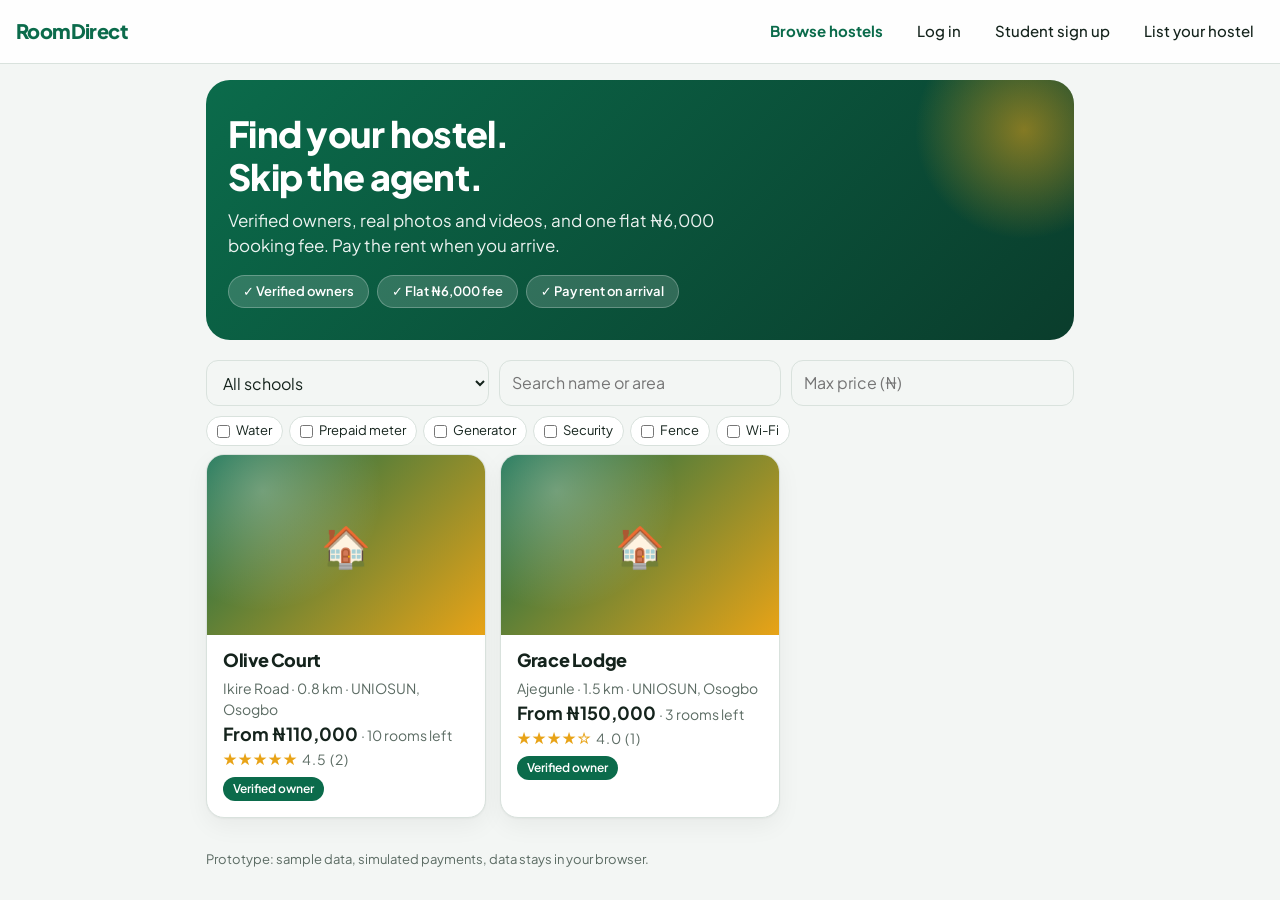
<file: index.html>
<!doctype html><html lang="en"><head><meta charset="utf-8"><meta name="viewport" content="width=device-width, initial-scale=1, viewport-fit=cover"><title>Browse hostels – RoomDirect</title><link rel="stylesheet" href="css/style.css"></head><body><header class="top"><a class="logo" href="index.html">RoomDirect</a><nav id="nav"></nav></header><main class="wrap" id="app"><section class="hero"><h1>Find your hostel.<br>Skip the agent.</h1><p>Verified owners, real photos and videos, and one flat ₦6,000 booking fee. Pay the rent when you arrive.</p><div class="pills"><span class="pill">✓ Verified owners</span><span class="pill">✓ Flat ₦6,000 fee</span><span class="pill">✓ Pay rent on arrival</span></div></section>
<div class="row"><select id="fs" aria-label="School"></select><input id="fq" placeholder="Search name or area" aria-label="Search"><input id="fm" type="number" min="0" placeholder="Max price (₦)" aria-label="Max price"></div>
<div class="chips" id="am"></div><div class="grid" id="grid"></div></main><footer class="wrap note">Prototype: sample data, simulated payments, data stays in your browser.</footer><script src="js/app.js"></script><script>
ready.then(()=>{
 $('#fs').innerHTML='<option value="">All schools</option>'+Object.entries(SCHOOLS).map(([k,v])=>`<option value="${k}">${v}</option>`).join('');
 $('#am').innerHTML=AMEN.map(a=>`<label class="chip"><input type="checkbox" value="${a}"> ${a}</label>`).join('');
 document.querySelectorAll('#fs,#fm,#fq,#am input').forEach(i=>i.addEventListener('input',draw));draw();
});
function draw(){
 const s=$('#fs').value,mx=+$('#fm').value||Infinity,q=$('#fq').value.toLowerCase(),need=[...document.querySelectorAll('#am input:checked')].map(i=>i.value);
 const l=DB.hostels.filter(h=>(!s||h.school===s)&&(h.name+' '+h.loc).toLowerCase().includes(q)&&h.rooms.some(r=>r.price<=mx)&&need.every(a=>(h.amen||[]).includes(a)));
 $('#grid').innerHTML=l.length?l.map(h=>{const o=DB.users.find(u=>u.id===h.owner),p=Math.min(...h.rooms.map(r=>r.price)),left=h.rooms.reduce((a,r)=>a+r.left,0),r=rating(h);
  return `<a class="card" href="hostel.html?id=${h.id}"><div class="cover" id="c${h.id}"></div><div class="pad"><h3>${E(h.name)}</h3><div class="meta">${E(h.loc)} · ${h.km} km · ${SCHOOLS[h.school]}</div><div><b>From ${N(p)}</b> <span class="meta">· ${left} rooms left</span></div>${r?`<div class="stars">${stars(r.avg)} <span class="meta">${r.avg.toFixed(1)} (${r.n})</span></div>`:'<div class="meta">No reviews yet</div>'}${o&&o.verified?'<span class="badge">Verified owner</span>':'<span class="badge off">Awaiting verification</span>'}</div></a>`}).join(''):'<div class="empty">No hostels match. A hostel appears once its owner adds at least one room.</div>';
 l.forEach(h=>h.media[0]&&fill($('#c'+h.id),h.media[0]));
}</script></body></html>
</file>
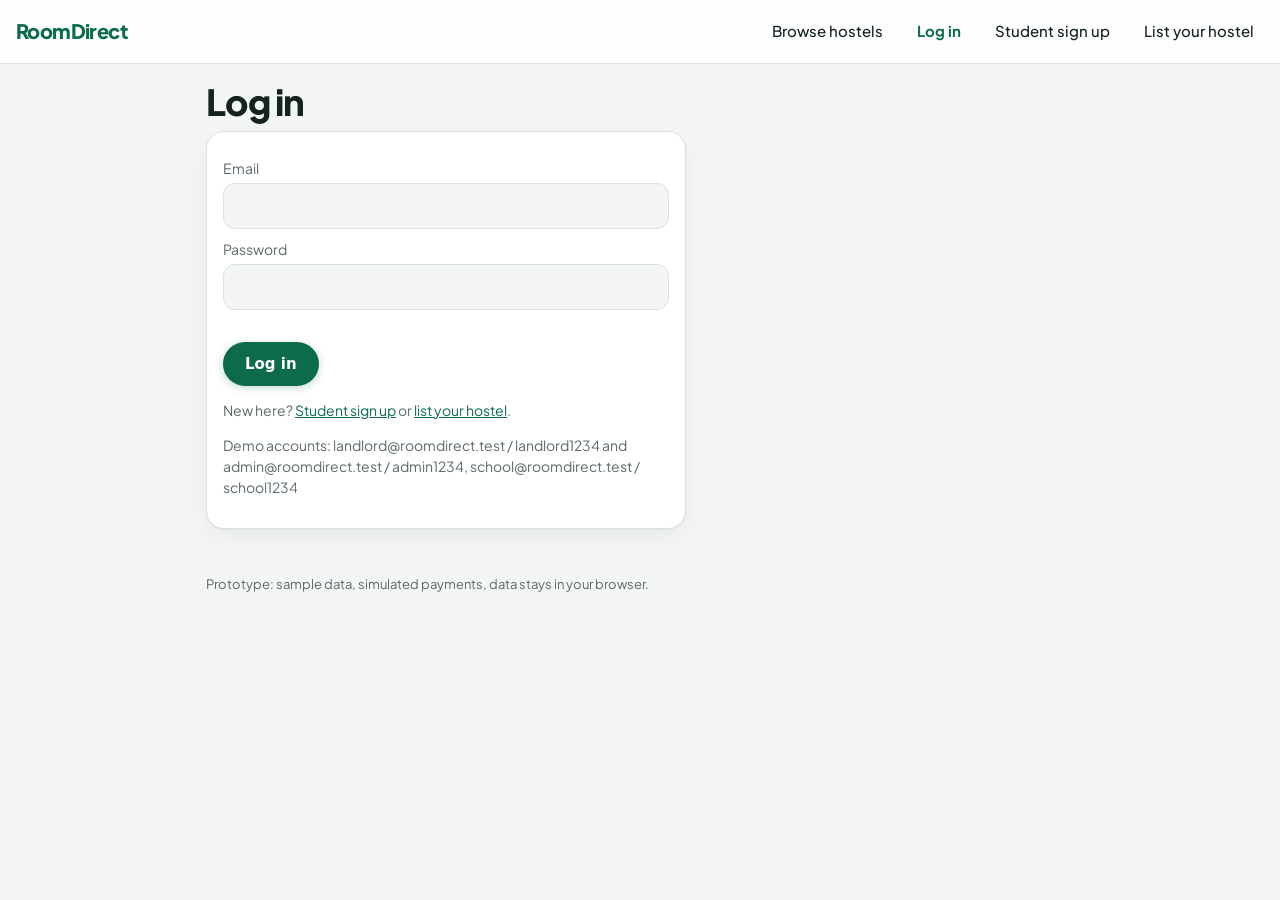
<file: admin.html>
<!doctype html><html lang="en"><head><meta charset="utf-8"><meta name="viewport" content="width=device-width, initial-scale=1, viewport-fit=cover"><title>Admin – RoomDirect</title><link rel="stylesheet" href="css/style.css"></head><body><header class="top"><a class="logo" href="index.html">RoomDirect</a><nav id="nav"></nav></header><main class="wrap" id="app"></main><footer class="wrap note">Prototype: sample data, simulated payments, data stays in your browser.</footer><script src="js/app.js"></script><script>
guard('admin').then(u=>{if(u)draw()});
function draw(){
 const bk=DB.bookings,L=DB.users.filter(u=>u.role==='landlord'),n=bk.length;
 $('#app').innerHTML=`<h1>Admin</h1><div class="stats"><div class="stat"><span>Bookings</span><b>${n}</b></div><div class="stat"><span>Fees collected</span><b>${N(n*(APP_FEE+SCH_FEE))}</b></div><div class="stat"><span>Platform earnings</span><b>${N(n*APP_FEE)}</b></div><div class="stat"><span>School commissions</span><b>${N(n*SCH_FEE)}</b></div></div>
 <div class="stats">${Object.entries(SCHOOLS).map(([k,v])=>`<div class="stat"><span>${v} commission</span><b>${N(bk.filter(b=>b.school===k).length*SCH_FEE)}</b></div>`).join('')}</div>
 <h2>Landlords</h2><div class="tbl"><table><tr><th>Name</th><th>Contact</th><th>School</th><th>ID</th><th>Status</th><th></th></tr>${L.map(l=>`<tr><td>${E(l.name)}</td><td>${E(l.email)}<br>${E(l.phone)}</td><td>${SCHOOLS[l.school]}</td><td><div class="th" style="width:70px" data-m="${l.idMedia||''}"></div></td><td>${l.verified?'Verified':'Pending'}</td><td><button class="btn alt" data-v="${l.id}">${l.verified?'Revoke':'Verify'}</button></td></tr>`).join('')}</table></div>
 <h2>Bookings</h2>`+(n?'<div class="tbl"><table><tr><th>Code</th><th>Hostel</th><th>Room</th><th>Fee paid</th><th>Status</th></tr>'+bk.map(b=>`<tr><td>${b.ref}</td><td>${E(b.hname)}</td><td>${E(b.rtype)}</td><td>${N(APP_FEE+SCH_FEE)}</td><td>${b.status||'Booked'}</td></tr>`).join('')+'</table></div>':'<div class="empty">No bookings yet.</div>');
 document.querySelectorAll('.th').forEach(t=>t.dataset.m&&mediaEl(t.dataset.m).then(e=>e&&t.append(e)));
 document.querySelectorAll('[data-v]').forEach(b=>b.onclick=()=>{const l=DB.users.find(x=>x.id===b.dataset.v);l.verified=!l.verified;save();draw()});
}</script></body></html>
</file>
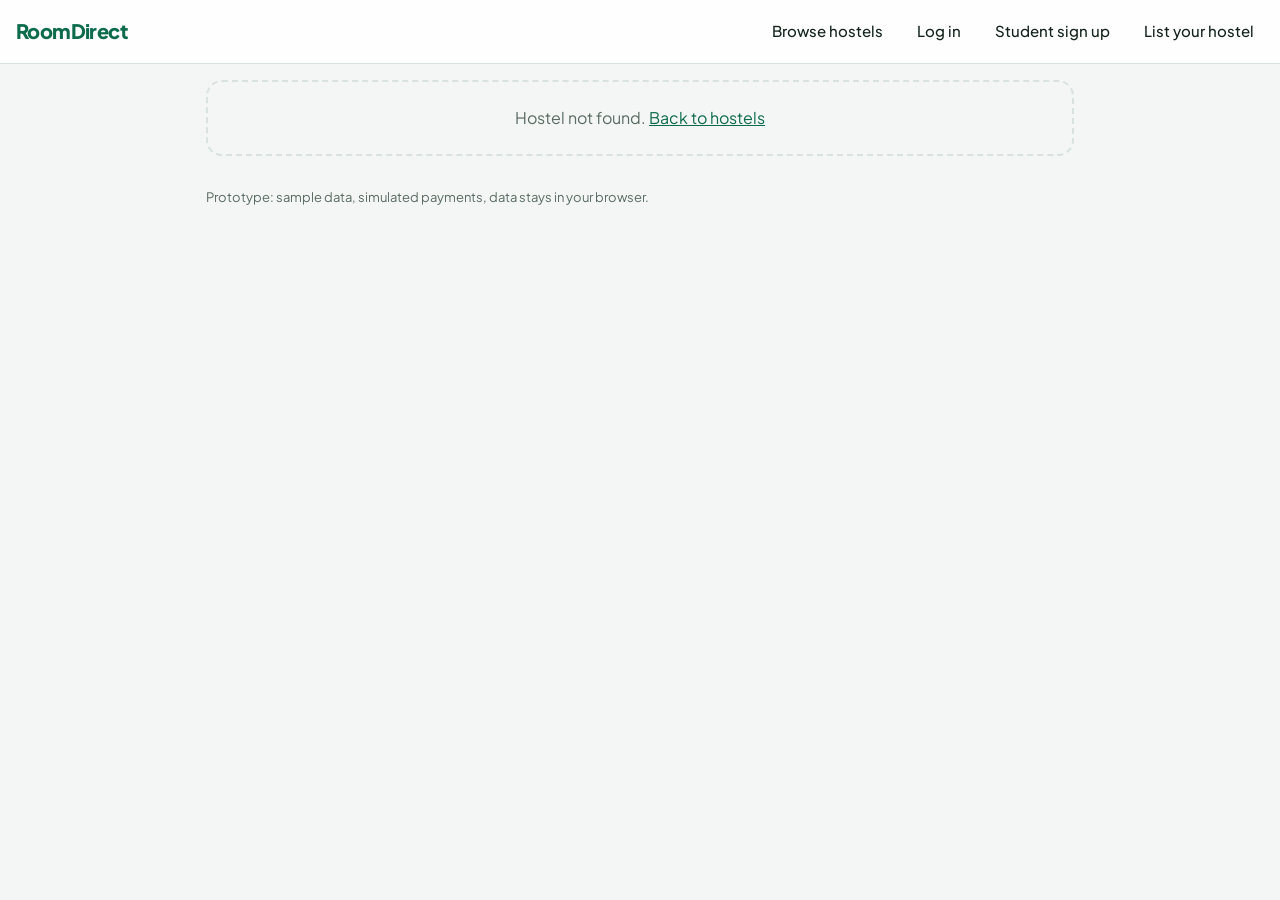
<file: hostel.html>
<!doctype html><html lang="en"><head><meta charset="utf-8"><meta name="viewport" content="width=device-width, initial-scale=1, viewport-fit=cover"><title>Hostel – RoomDirect</title><link rel="stylesheet" href="css/style.css"></head><body><header class="top"><a class="logo" href="index.html">RoomDirect</a><nav id="nav"></nav></header><main class="wrap" id="app"></main><footer class="wrap note">Prototype: sample data, simulated payments, data stays in your browser.</footer><script src="js/app.js"></script><script>
ready.then(()=>{
 const h=DB.hostels.find(x=>x.id===Q.get('id')),A=$('#app');
 if(!h){A.innerHTML='<div class="empty">Hostel not found. <a href="index.html">Back to hostels</a></div>';return}
 const o=DB.users.find(u=>u.id===h.owner),r=rating(h);
 A.innerHTML=`<a href="index.html">← All hostels</a><h1>${E(h.name)}</h1><div class="meta">${E(h.loc)} · ${h.km} km from campus · ${SCHOOLS[h.school]} · Owner: ${E(o?o.name:'')} ${o&&o.verified?'<span class="badge">Verified</span>':'<span class="badge off">Unverified</span>'}</div>
 ${r?`<div class="stars">${stars(r.avg)} <span class="meta">${r.avg.toFixed(1)} from ${r.n} review${r.n>1?'s':''}</span></div>`:''}
 <div class="chips">${(h.amen||[]).map(a=>`<span class="chip">${E(a)}</span>`).join('')}</div>
 <div class="gal" id="gal"></div><p>${E(h.desc||'')}</p><button class="btn alt" id="mo">Message owner</button>
 <h2>Rooms</h2><div class="panel" id="rooms"></div><div id="co"></div><h2>Reviews</h2><div id="rv"></div>`;
 if(!h.media.length)$('#gal').outerHTML='<div class="empty">The owner has not added photos or videos yet.</div>';
 h.media.forEach(m=>{const d=document.createElement('div');$('#gal').append(d);fill(d,m)});
 $('#rooms').innerHTML=h.rooms.map(r=>`<div class="room"><div><b>${N(r.price)}</b> <span class="meta">${E(r.type)} · ${r.left?r.left+' left':'Fully booked'}</span></div><button class="btn" data-r="${r.id}"${r.left?'':' disabled'}>Book</button></div>`).join('')||'<p class="meta">No rooms listed yet.</p>';
 $('#rooms').onclick=e=>{const b=e.target.closest('[data-r]');if(b)book(h,b.dataset.r)};
 $('#mo').onclick=()=>{const u=me();if(!u){location.href='login.html?next='+encodeURIComponent('hostel.html?id='+h.id);return}
  if(u.role!=='student'){$('#co').innerHTML='<div class="notice">Only student accounts can message owners.</div>';return}location.href='messages.html?to='+h.owner};
 reviews(h);
});
function reviews(h){
 const u=me(),rs=DB.reviews.filter(x=>x.hostel===h.id).reverse();
 const can=u&&u.role==='student'&&DB.bookings.some(b=>b.student===u.id&&b.hostel===h.id)&&!rs.some(x=>x.user===u.id);
 $('#rv').innerHTML=(rs.length?rs.map(x=>`<div class="panel"><span class="stars">${stars(x.stars)}</span> <b>${E(x.name)}</b><div>${E(x.text)}</div></div>`).join(''):'<p class="meta">No reviews yet.</p>')+
 (can?`<div class="panel"><h3>Leave a review</h3><label for="rs">Rating</label><select id="rs"><option>5</option><option>4</option><option>3</option><option>2</option><option>1</option></select><label for="rt">Your experience</label><textarea id="rt" rows="3"></textarea><p class="err" id="msg" role="alert"></p><button class="btn" id="rb">Post review</button></div>`:'<p class="meta">Only students who booked this hostel can leave a review.</p>');
 if(can)$('#rb').onclick=()=>{const t=$('#rt').value.trim();if(!t){show('Write a short review first.');return}
  const p=u.name.trim().split(/\s+/),nm=p[0]+(p[1]?' '+p[1][0]+'.':'');
  DB.reviews.push({id:uid('v'),hostel:h.id,user:u.id,name:nm,stars:+$('#rs').value,text:t});save();reviews(h)};
}
function book(h,rid){
 const u=me(),r=h.rooms.find(x=>x.id===rid),c=$('#co');
 if(!u){location.href='login.html?next='+encodeURIComponent('hostel.html?id='+h.id);return}
 if(u.role!=='student'){c.innerHTML='<div class="notice">Only student accounts can book rooms.</div>';return}
 const t=APP_FEE+SCH_FEE;
 c.innerHTML=`<div class="panel"><h2>Book ${E(r.type)} at ${E(h.name)}</h2><div class="lines"><div><span>Platform booking fee</span><span>${N(APP_FEE)}</span></div><div><span>School commission</span><span>${N(SCH_FEE)}</span></div><div class="tot"><span>Pay now</span><span>${N(t)}</span></div></div><div class="notice">The rent of ${N(r.price)} is paid directly to the owner when you arrive. Show your booking code at check-in.</div><p class="meta">Demo checkout. No money moves.</p><button class="btn" id="pay">Pay ${N(t)} (demo)</button></div>`;
 c.scrollIntoView({behavior:'smooth'});
 $('#pay').onclick=()=>{
  if(r.left<1)return;r.left--;const ref='RD-'+Math.random().toString(36).slice(2,8).toUpperCase();
  DB.bookings.push({id:uid('b'),ref,student:u.id,hostel:h.id,hname:h.name,rtype:r.type,rent:r.price,school:h.school,status:'Booked',date:new Date().toISOString()});
  save();location.href='student.html?ok='+ref};
}</script></body></html>
</file>
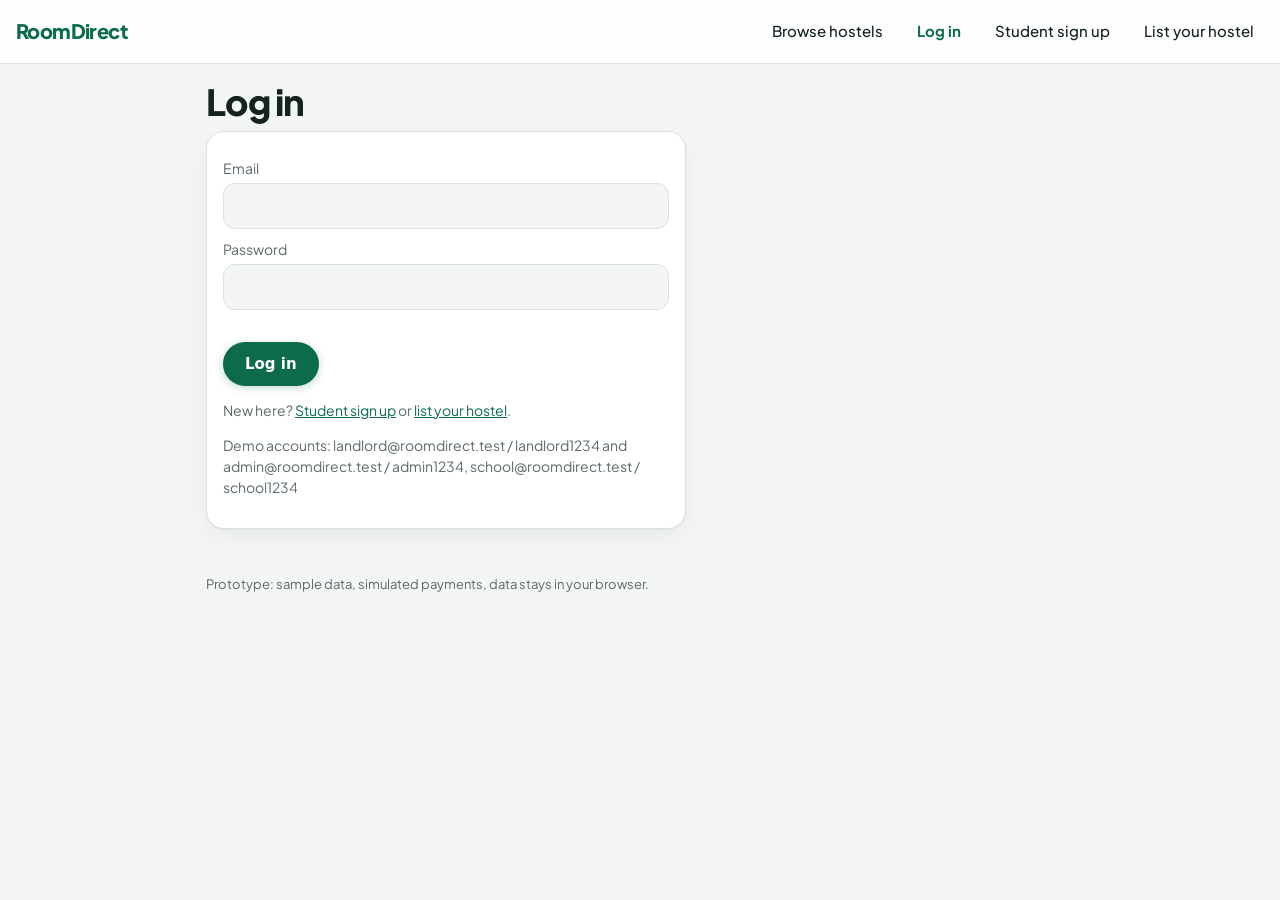
<file: landlord.html>
<!doctype html><html lang="en"><head><meta charset="utf-8"><meta name="viewport" content="width=device-width, initial-scale=1, viewport-fit=cover"><title>Landlord dashboard – RoomDirect</title><link rel="stylesheet" href="css/style.css"></head><body><header class="top"><a class="logo" href="index.html">RoomDirect</a><nav id="nav"></nav></header><main class="wrap" id="app"></main><footer class="wrap note">Prototype: sample data, simulated payments, data stays in your browser.</footer><script src="js/app.js"></script><script>
let U;guard('landlord').then(u=>{if(u){U=u;draw()}});
const TYPES=['Single','Shared (2)','Shared (4)','Self-contained'];
async function draw(){
 const mine=DB.hostels.filter(h=>h.owner===U.id),ids=mine.map(h=>h.id),bk=DB.bookings.filter(b=>ids.includes(b.hostel)).reverse();
 $('#app').innerHTML=`<h1>Landlord dashboard</h1>
 <div class="notice ${U.verified?'ok':''}">${U.verified?'Your account is verified. Students see the Verified badge.':'Your account is awaiting review. You can list now; the Verified badge shows after approval.'}</div>
 <p class="err" id="msg" role="alert"></p>
 <section class="panel"><h2>Confirm a check-in</h2><p class="meta">When a student arrives, enter their booking code. They pay you the rent directly.</p><div class="row"><input id="cref" placeholder="RD-XXXXXX" aria-label="Booking code"><button class="btn" id="ci">Confirm check-in</button></div>
 ${bk.length?'<div class="tbl"><table><tr><th>Code</th><th>Student</th><th>Hostel</th><th>Room</th><th>Rent to collect</th><th>Status</th></tr>'+bk.map(b=>{const s=DB.users.find(x=>x.id===b.student)||{};return `<tr><td>${b.ref}</td><td>${E(s.name)}<br><span class="meta">${E(s.matric)}</span></td><td>${E(b.hname)}</td><td>${E(b.rtype)}</td><td>${N(b.rent)}</td><td>${b.status||'Booked'}</td></tr>`}).join('')+'</table></div>':''}</section>
 <section class="panel"><h2>Add a hostel</h2><form id="hf"><label for="hn">Hostel name</label><input id="hn" required><div class="row"><div><label for="hl">Area</label><input id="hl" required></div><div><label for="hk">Distance to campus (km)</label><input id="hk" type="number" step="0.1" min="0" required></div></div><label for="hd">Description</label><textarea id="hd" rows="2"></textarea><label>Amenities</label><div class="chips" id="ha">${AMEN.map(a=>`<label class="chip"><input type="checkbox" value="${a}"> ${a}</label>`).join('')}</div><button class="btn">Add hostel</button></form></section>
 <h2>Your hostels</h2>`+(mine.length?mine.map(h=>`<section class="panel"><h3>${E(h.name)}</h3><div class="meta">${E(h.loc)} · ${SCHOOLS[h.school]}</div><div class="chips">${(h.amen||[]).map(a=>`<span class="chip">${E(a)}</span>`).join('')}</div>
 <h4>Photos and videos (${h.media.length}/${LIM.max})</h4><div class="thumbs">${h.media.map(m=>`<div class="th" data-m="${m.id}"><button class="x" data-act="rm" data-h="${h.id}" data-m="${m.id}" aria-label="Remove">×</button></div>`).join('')}</div>
 <div class="row"><input type="file" multiple accept="image/*,video/*" data-up="${h.id}" aria-label="Choose photos or videos"><button class="btn" data-act="up" data-h="${h.id}">Upload</button></div><p class="meta">Photos up to 5 MB, videos up to 25 MB.</p>
 <h4>Rooms</h4>${h.rooms.map(r=>`<div class="room"><span>${E(r.type)}</span><span><b>${N(r.price)}</b> · ${r.left} left</span></div>`).join('')||'<p class="meta">No rooms yet. Add one so students can see this hostel.</p>'}
 <div class="row"><select data-rt="${h.id}" aria-label="Room type">${TYPES.map(t=>`<option>${t}</option>`).join('')}</select><input type="number" min="1" placeholder="Price per session (₦)" data-rp="${h.id}"><input type="number" min="1" value="1" data-rc="${h.id}" aria-label="Rooms available"><button class="btn" data-act="room" data-h="${h.id}">Add room</button></div></section>`).join(''):'<div class="empty">No hostels yet.</div>');
 for(const t of document.querySelectorAll('.th')){const e=await mediaEl(t.dataset.m);if(e)t.prepend(e)}
}
document.addEventListener('submit',e=>{if(e.target.id!=='hf')return;e.preventDefault();
 DB.hostels.push({id:uid('h'),owner:U.id,school:U.school,name:$('#hn').value.trim(),loc:$('#hl').value.trim(),km:+$('#hk').value,desc:$('#hd').value.trim(),amen:[...document.querySelectorAll('#ha input:checked')].map(i=>i.value),media:[],rooms:[]});save();draw()});
document.addEventListener('click',async e=>{if(!U)return;
 if(e.target.id==='ci'){const ref=$('#cref').value.trim().toUpperCase(),ids=DB.hostels.filter(h=>h.owner===U.id).map(h=>h.id),b=DB.bookings.find(x=>x.ref===ref&&ids.includes(x.hostel));
  if(!b){show('No booking with that code for your hostels.');return}b.status='Checked in';save();draw();return}
 const b=e.target.closest('[data-act]');if(!b)return;
 const h=DB.hostels.find(x=>x.id===b.dataset.h&&x.owner===U.id);if(!h)return;
 try{
  if(b.dataset.act==='rm'){h.media=h.media.filter(m=>m.id!==b.dataset.m);await delMedia(b.dataset.m);save();draw()}
  if(b.dataset.act==='up'){const fs=[...$(`[data-up="${h.id}"]`).files];if(!fs.length)throw Error('Choose at least one photo or video.');
   for(const f of fs){const k=checkFile(f);if(h.media.length>=LIM.max)throw Error('Limit reached: '+LIM.max+' files per hostel.');h.media.push({id:await putMedia(f),kind:k});save()}draw()}
  if(b.dataset.act==='room'){const p=+$(`[data-rp="${h.id}"]`).value,c=+$(`[data-rc="${h.id}"]`).value;if(!(p>0)||!(c>0))throw Error('Enter a price and number of rooms.');
   h.rooms.push({id:uid('r'),type:$(`[data-rt="${h.id}"]`).value,price:p,left:c});save();draw()}
 }catch(x){draw().then(()=>show(x.message))}});</script></body></html>
</file>
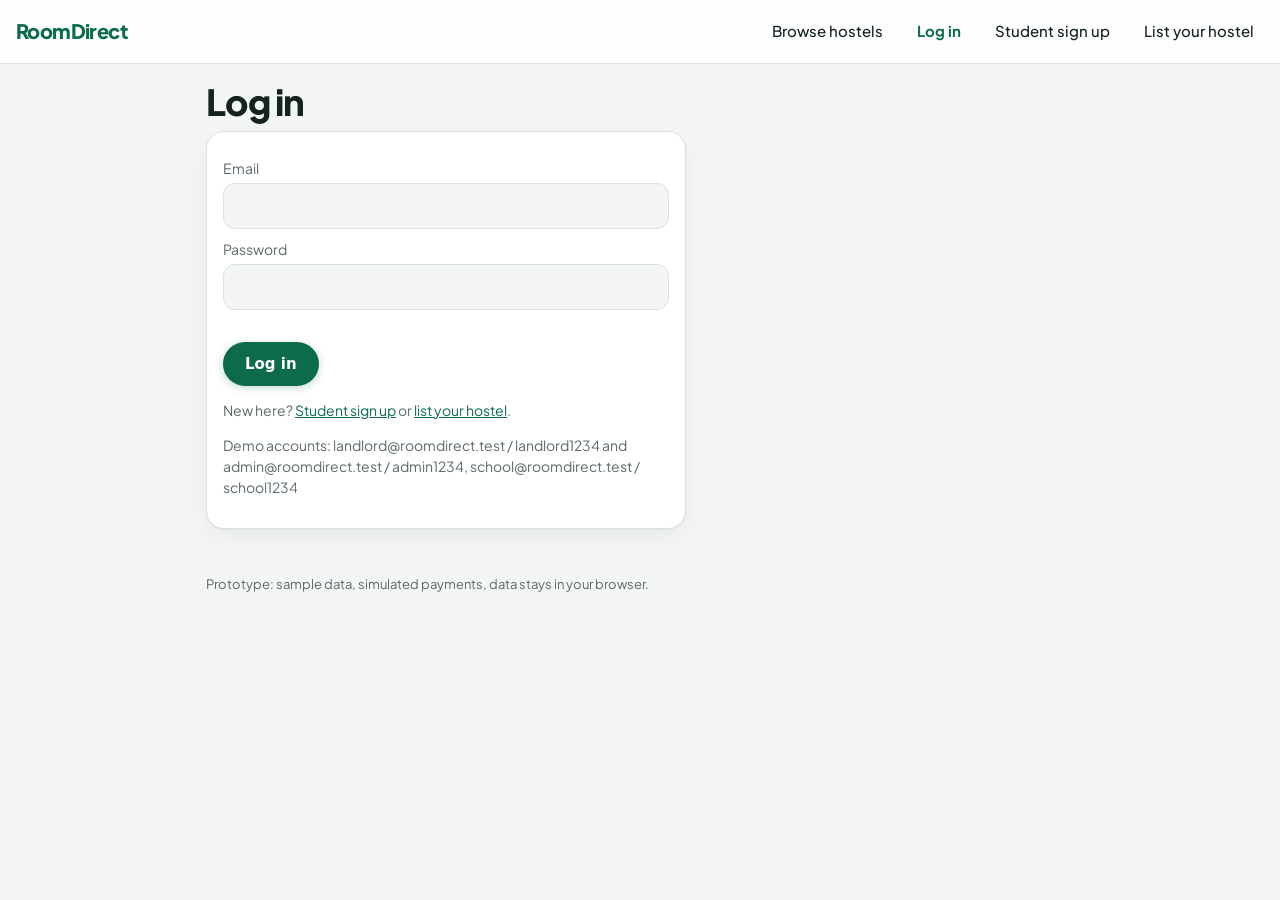
<file: login.html>
<!doctype html><html lang="en"><head><meta charset="utf-8"><meta name="viewport" content="width=device-width, initial-scale=1, viewport-fit=cover"><title>Log in – RoomDirect</title><link rel="stylesheet" href="css/style.css"></head><body><header class="top"><a class="logo" href="index.html">RoomDirect</a><nav id="nav"></nav></header><main class="wrap" id="app"><h1>Log in</h1><form class="panel form" id="f"><label for="e">Email</label><input id="e" name="email" type="email" required autocomplete="username"><label for="p">Password</label><input id="p" name="password" type="password" required autocomplete="current-password"><p class="err" id="msg" role="alert"></p><button class="btn">Log in</button>
<p class="meta">New here? <a href="register-student.html">Student sign up</a> or <a href="register-landlord.html">list your hostel</a>.</p>
<p class="meta">Demo accounts: landlord@roomdirect.test / landlord1234 and admin@roomdirect.test / admin1234, school@roomdirect.test / school1234</p></form></main><footer class="wrap note">Prototype: sample data, simulated payments, data stays in your browser.</footer><script src="js/app.js"></script><script>
$('#f').onsubmit=async e=>{e.preventDefault();const f=Object.fromEntries(new FormData(e.target));
 try{const u=await login(f.email,f.password);const n=Q.get('next');location.href=n&&/^[a-z-]+\.html(\?[\w=&.-]*)?$/.test(n)?n:home(u)}catch(x){show(x.message)}};</script></body></html>
</file>
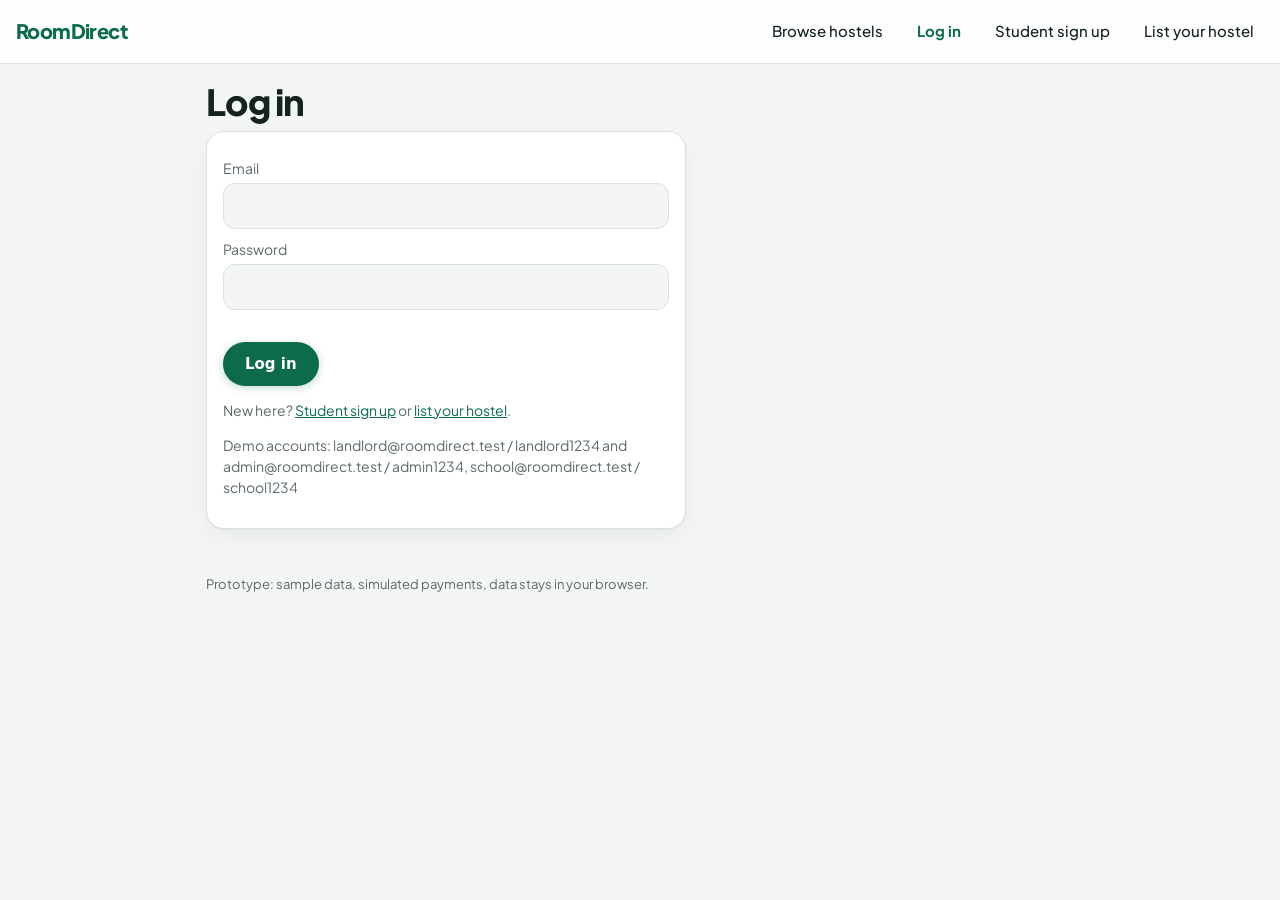
<file: messages.html>
<!doctype html><html lang="en"><head><meta charset="utf-8"><meta name="viewport" content="width=device-width, initial-scale=1, viewport-fit=cover"><title>Messages – RoomDirect</title><link rel="stylesheet" href="css/style.css"></head><body><header class="top"><a class="logo" href="index.html">RoomDirect</a><nav id="nav"></nav></header><main class="wrap" id="app"></main><footer class="wrap note">Prototype: sample data, simulated payments, data stays in your browser.</footer><script src="js/app.js"></script><script>
let U,cur=null;
(async()=>{await ready;U=me();if(!U||!['student','landlord'].includes(U.role)){location.href='login.html?next=messages.html';return}
 const to=Q.get('to');if(to&&U.role==='student'&&DB.users.some(u=>u.id===to&&u.role==='landlord'))cur=U.id+'|'+to;draw()})();
const cv=()=>{const s=new Set(DB.messages.filter(m=>m.convo.split('|').includes(U.id)).map(m=>m.convo));if(cur)s.add(cur);return[...s]};
const who=c=>{const[s,o]=c.split('|');return DB.users.find(u=>u.id===(U.role==='student'?o:s))};
function draw(){
 const cs=cv();if(!cur&&cs.length)cur=cs[0];
 $('#app').innerHTML=`<h1>Messages</h1><div class="notice">Demo only: messages stay in this browser. To try both sides, log in as a student, send a message, then log in as the landlord on the same device.</div><div class="chat"><div>${cs.map(c=>{const w=who(c);return `<button class="btn ${c===cur?'':'alt'}" style="width:100%;margin-bottom:6px;text-align:left" data-c="${c}">${E(w?w.name:'Unknown')}</button>`}).join('')||'<p class="meta">No conversations yet. Open a hostel and tap Message owner.</p>'}</div><div>${cur?thread():'<div class="empty">Select a conversation.</div>'}</div></div>`;
 const m=$('.msgs');if(m)m.scrollTop=m.scrollHeight;
}
function thread(){const w=who(cur),ms=DB.messages.filter(m=>m.convo===cur);
 return `<h3>${E(w?w.name:'')}</h3><div class="msgs">${ms.map(m=>`<div class="bub ${m.from===U.id?'me':''}">${E(m.text)}</div>`).join('')||'<p class="meta">Say hello and ask about water, light and distance.</p>'}</div><div class="row"><input id="mt" placeholder="Type a message" aria-label="Message"><button class="btn" id="send">Send</button></div><p class="meta">Phone numbers and links are hidden so bookings stay on RoomDirect.</p>`}
function send(){const t=$('#mt').value.trim();if(!t||!cur)return;DB.messages.push({id:uid('g'),convo:cur,from:U.id,text:mask(t),date:Date.now()});save();draw()}
document.addEventListener('click',e=>{const c=e.target.closest('[data-c]');if(c){cur=c.dataset.c;draw();return}if(e.target.id==='send')send()});
document.addEventListener('keydown',e=>{if(e.key==='Enter'&&e.target.id==='mt')send()});</script></body></html>
</file>
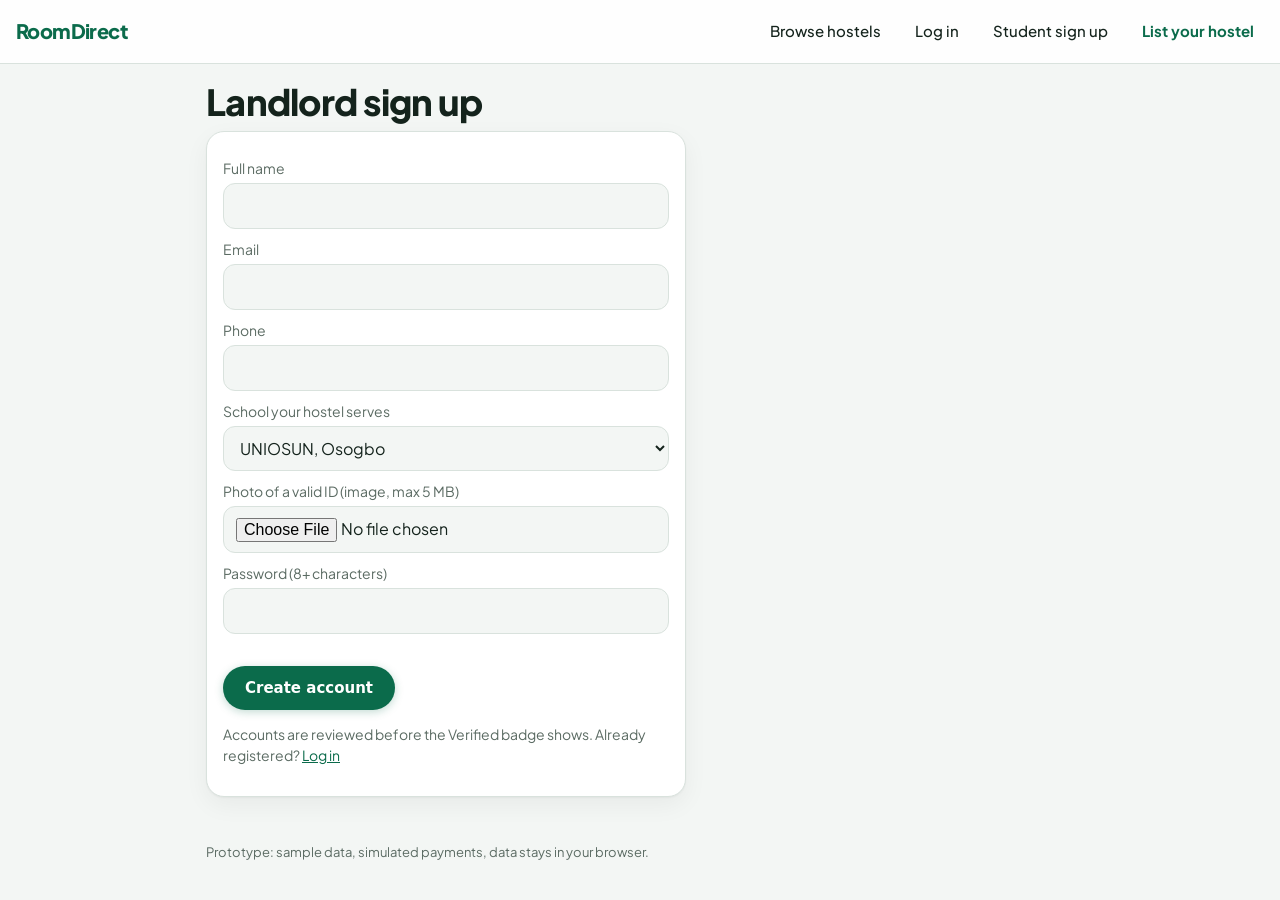
<file: register-landlord.html>
<!doctype html><html lang="en"><head><meta charset="utf-8"><meta name="viewport" content="width=device-width, initial-scale=1, viewport-fit=cover"><title>List your hostel – RoomDirect</title><link rel="stylesheet" href="css/style.css"></head><body><header class="top"><a class="logo" href="index.html">RoomDirect</a><nav id="nav"></nav></header><main class="wrap" id="app"><h1>Landlord sign up</h1><form class="panel form" id="f"><label for="n">Full name</label><input id="n" name="name" required autocomplete="name"><label for="e">Email</label><input id="e" name="email" type="email" required autocomplete="email"><label for="ph">Phone</label><input id="ph" name="phone" type="tel" required autocomplete="tel"><label for="s">School your hostel serves</label><select id="s" name="school" required></select><label for="id">Photo of a valid ID (image, max 5 MB)</label><input id="id" name="id" type="file" accept="image/*" required><label for="p">Password (8+ characters)</label><input id="p" name="password" type="password" minlength="8" required autocomplete="new-password"><p class="err" id="msg" role="alert"></p><button class="btn">Create account</button><p class="meta">Accounts are reviewed before the Verified badge shows. Already registered? <a href="login.html">Log in</a></p></form></main><footer class="wrap note">Prototype: sample data, simulated payments, data stays in your browser.</footer><script src="js/app.js"></script><script>$('#s').innerHTML=Object.entries(SCHOOLS).map(([k,v])=>`<option value="${k}">${v}</option>`).join('');
$('#f').onsubmit=async e=>{e.preventDefault();const fd=new FormData(e.target);try{await register('landlord',Object.fromEntries(fd),fd.get('id'));location.href='landlord.html'}catch(x){show(x.message)}};</script></body></html>
</file>
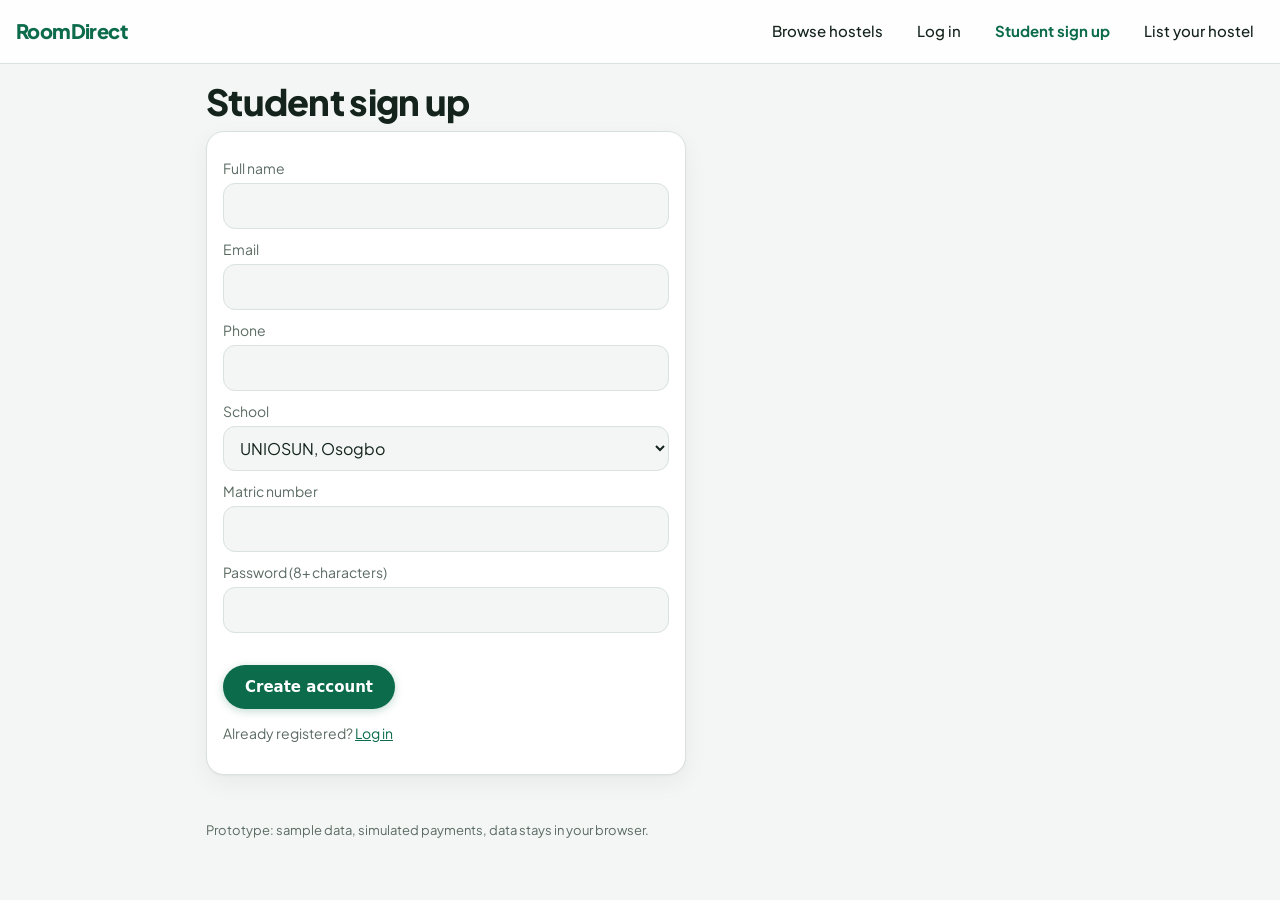
<file: register-student.html>
<!doctype html><html lang="en"><head><meta charset="utf-8"><meta name="viewport" content="width=device-width, initial-scale=1, viewport-fit=cover"><title>Student sign up – RoomDirect</title><link rel="stylesheet" href="css/style.css"></head><body><header class="top"><a class="logo" href="index.html">RoomDirect</a><nav id="nav"></nav></header><main class="wrap" id="app"><h1>Student sign up</h1><form class="panel form" id="f"><label for="n">Full name</label><input id="n" name="name" required autocomplete="name"><label for="e">Email</label><input id="e" name="email" type="email" required autocomplete="email"><label for="ph">Phone</label><input id="ph" name="phone" type="tel" required autocomplete="tel"><label for="s">School</label><select id="s" name="school" required></select><label for="m">Matric number</label><input id="m" name="matric" required><label for="p">Password (8+ characters)</label><input id="p" name="password" type="password" minlength="8" required autocomplete="new-password"><p class="err" id="msg" role="alert"></p><button class="btn">Create account</button><p class="meta">Already registered? <a href="login.html">Log in</a></p></form></main><footer class="wrap note">Prototype: sample data, simulated payments, data stays in your browser.</footer><script src="js/app.js"></script><script>$('#s').innerHTML=Object.entries(SCHOOLS).map(([k,v])=>`<option value="${k}">${v}</option>`).join('');
$('#f').onsubmit=async e=>{e.preventDefault();try{await register('student',Object.fromEntries(new FormData(e.target)));location.href='student.html'}catch(x){show(x.message)}};</script></body></html>
</file>
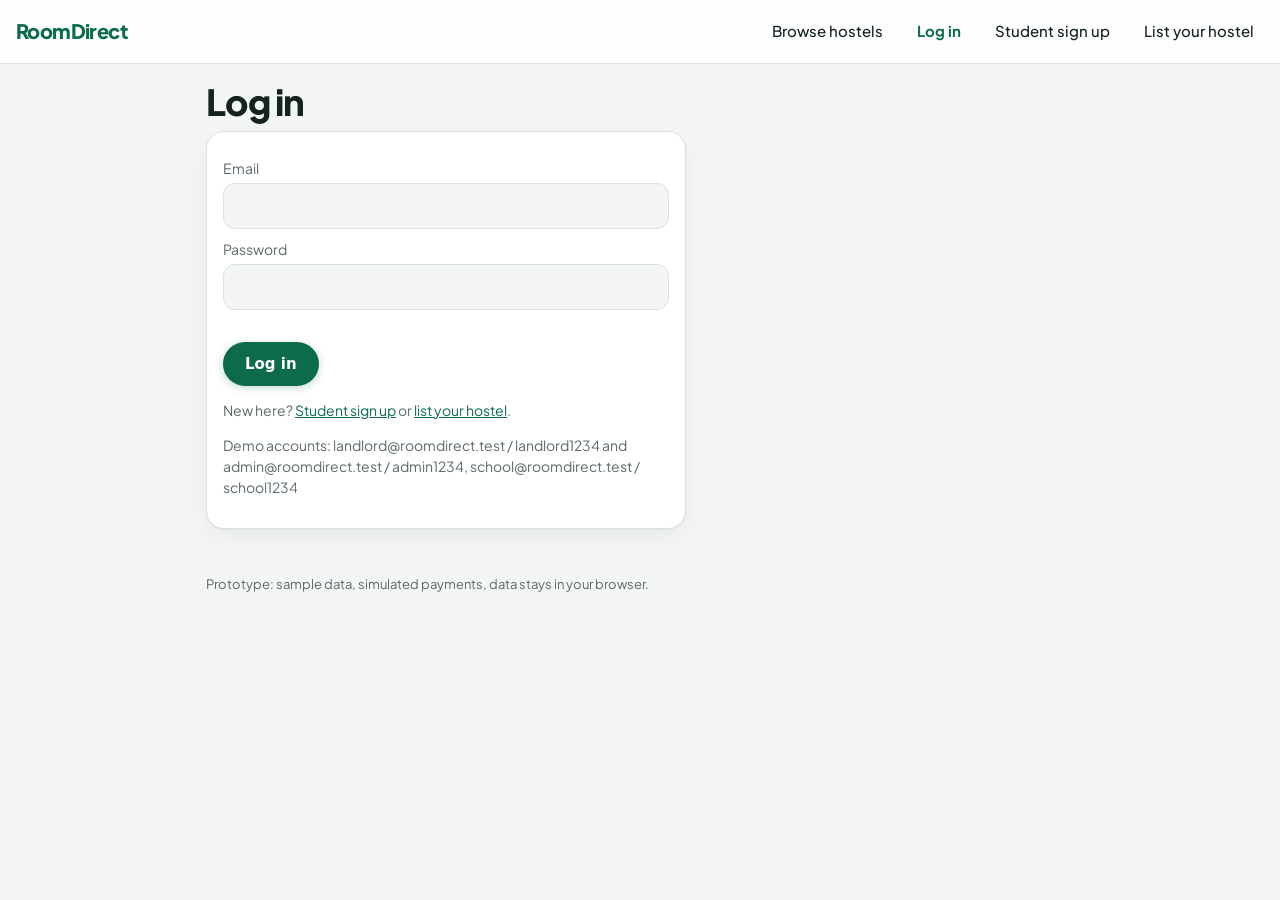
<file: school.html>
<!doctype html><html lang="en"><head><meta charset="utf-8"><meta name="viewport" content="width=device-width, initial-scale=1, viewport-fit=cover"><title>School dashboard – RoomDirect</title><link rel="stylesheet" href="css/style.css"></head><body><header class="top"><a class="logo" href="index.html">RoomDirect</a><nav id="nav"></nav></header><main class="wrap" id="app"></main><footer class="wrap note">Prototype: sample data, simulated payments, data stays in your browser.</footer><script src="js/app.js"></script><script>
guard('school').then(u=>{if(!u)return;
 const bk=DB.bookings.filter(b=>b.school===u.school).reverse(),hs=DB.hostels.filter(h=>h.school===u.school);
 $('#app').innerHTML=`<h1>${SCHOOLS[u.school]}</h1><p class="meta">School dashboard · you earn ${N(SCH_FEE)} on every booking</p><div class="stats"><div class="stat"><span>Bookings</span><b>${bk.length}</b></div><div class="stat"><span>Your commission</span><b>${N(bk.length*SCH_FEE)}</b></div><div class="stat"><span>Listed hostels</span><b>${hs.length}</b></div><div class="stat"><span>Students checked in</span><b>${bk.filter(b=>b.status==='Checked in').length}</b></div></div><h2>Bookings</h2>`+
 (bk.length?'<div class="tbl"><table><tr><th>Code</th><th>Hostel</th><th>Room</th><th>Date</th><th>Status</th></tr>'+bk.map(b=>`<tr><td>${b.ref}</td><td>${E(b.hname)}</td><td>${E(b.rtype)}</td><td>${new Date(b.date).toLocaleDateString('en-NG')}</td><td>${b.status||'Booked'}</td></tr>`).join('')+'</table></div>':'<div class="empty">No bookings yet. Book a room as a student to see it here.</div>');
});</script></body></html>
</file>
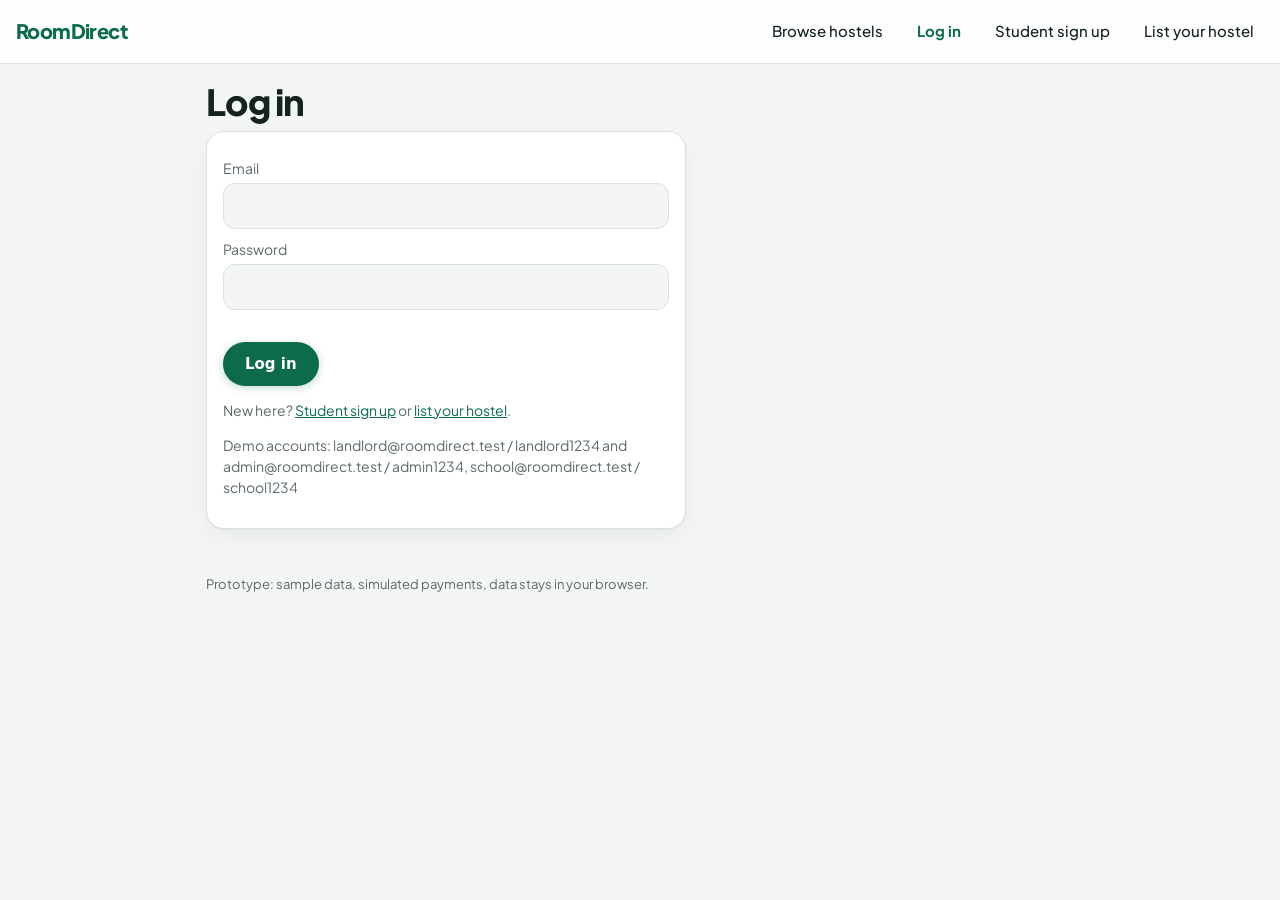
<file: student.html>
<!doctype html><html lang="en"><head><meta charset="utf-8"><meta name="viewport" content="width=device-width, initial-scale=1, viewport-fit=cover"><title>My bookings – RoomDirect</title><link rel="stylesheet" href="css/style.css"></head><body><header class="top"><a class="logo" href="index.html">RoomDirect</a><nav id="nav"></nav></header><main class="wrap" id="app"></main><footer class="wrap note">Prototype: sample data, simulated payments, data stays in your browser.</footer><script src="js/app.js"></script><script>
guard('student').then(u=>{if(!u)return;
 const b=DB.bookings.filter(x=>x.student===u.id).reverse(),ok=Q.get('ok');
 $('#app').innerHTML=`<h1>My bookings</h1><p class="meta">${E(u.name)} · ${E(u.matric)} · ${SCHOOLS[u.school]}</p>${ok?'<div class="notice ok">Room booked. Your booking code is <b>'+E(ok)+'</b>. Show it to the owner when you arrive and pay the rent to them directly.</div>':''}`+
 (b.length?'<div class="tbl"><table><tr><th>Code</th><th>Hostel</th><th>Room</th><th>Paid now</th><th>Rent due at check-in</th><th>Status</th></tr>'+b.map(x=>`<tr><td>${x.ref}</td><td><a href="hostel.html?id=${x.hostel}">${E(x.hname)}</a></td><td>${E(x.rtype)}</td><td>${N(APP_FEE+SCH_FEE)}</td><td>${N(x.rent)}</td><td>${x.status||'Booked'}</td></tr>`).join('')+'</table></div><p class="meta">After you move in, open the hostel to leave a review.</p>':'<div class="empty">No bookings yet. <a href="index.html">Browse hostels</a></div>');
});</script></body></html>
</file>
<file: css/style.css>
@import url('https://fonts.googleapis.com/css2?family=Plus+Jakarta+Sans:wght@400;500;600;700;800&display=swap');
:root{--bg:#F3F6F4;--surface:#fff;--ink:#14231C;--muted:#5B6B63;--line:#D9E2DD;--brand:#0B6B4B;--on:#fff;--accent:#E8A317;--bad:#B3261E;color-scheme:light}
@media (prefers-color-scheme:dark){:root{--bg:#0F1714;--surface:#17211D;--ink:#E8EFEB;--muted:#93A59B;--line:#2A3A33;--brand:#3FB98A;--on:#08241A;--bad:#F2877F;color-scheme:dark}}
*,*::before,*::after{box-sizing:border-box}
body{margin:0;background:var(--bg);color:var(--ink);font:400 16px/1.5 system-ui,-apple-system,"Segoe UI",Roboto,sans-serif;padding:env(safe-area-inset-top) 0 env(safe-area-inset-bottom)}
h1,h2,h3,h4{line-height:1.2;margin:0 0 8px}h1{font-size:28px}h2{font-size:21px;margin-top:20px}h3{font-size:18px}h4{font-size:15px;margin-top:14px}
a{color:var(--brand)}
.wrap{max-width:900px;margin:0 auto;padding:16px}
.top{display:flex;flex-wrap:wrap;gap:8px 16px;align-items:center;justify-content:space-between;padding:12px 16px;background:var(--surface);border-bottom:1px solid var(--line)}
.logo{font-weight:800;font-size:20px;color:var(--brand);text-decoration:none}
nav{display:flex;flex-wrap:wrap;gap:4px 14px;align-items:center}nav a{text-decoration:none;color:var(--ink);font-size:15px;padding:8px 2px}nav a[aria-current]{color:var(--brand);font-weight:700}
.who{color:var(--muted);font-size:14px}
input,select,textarea{font:inherit;color:var(--ink);background:var(--bg);border:1px solid var(--line);border-radius:8px;padding:10px 12px;min-height:44px;max-width:100%;width:100%}
:focus-visible{outline:3px solid var(--accent);outline-offset:1px}
label{display:block;font-size:14px;color:var(--muted);margin:10px 0 4px}
.btn{border:0;background:var(--brand);color:var(--on);font:600 15px system-ui,sans-serif;padding:10px 16px;border-radius:10px;cursor:pointer;min-height:44px;text-decoration:none;display:inline-block}
.btn.alt{background:transparent;color:var(--ink);border:1px solid var(--line)}.btn[disabled]{opacity:.5;cursor:not-allowed}
.panel,.card{background:var(--surface);border:1px solid var(--line);border-radius:14px;padding:16px;margin-bottom:14px}
.form{max-width:480px}
.grid{display:grid;grid-template-columns:repeat(auto-fill,minmax(250px,1fr));gap:14px}
.card{padding:0;overflow:hidden;text-decoration:none;color:inherit;display:block;margin:0}.pad{padding:12px 14px}
.cover{height:150px;background:linear-gradient(135deg,var(--brand),var(--accent));display:grid;place-items:center;font-size:40px}
.cover img,.cover video,.gal img,.gal video,.th img,.th video{width:100%;height:100%;object-fit:cover;display:block}
.cover:empty::before{content:"🏠"}
.gal{display:grid;grid-template-columns:repeat(auto-fill,minmax(200px,1fr));gap:8px;margin:12px 0}.gal>div{aspect-ratio:4/3;border-radius:10px;overflow:hidden;background:var(--line)}
.thumbs{display:grid;grid-template-columns:repeat(auto-fill,minmax(110px,1fr));gap:8px;margin:8px 0}.th{position:relative;aspect-ratio:1;border-radius:8px;overflow:hidden;background:var(--line)}
.x{position:absolute;top:4px;right:4px;width:28px;height:28px;border-radius:50%;border:0;background:#000a;color:#fff;cursor:pointer;font-size:16px;line-height:1}
.meta{color:var(--muted);font-size:14px}
.badge{display:inline-block;margin-top:6px;font-size:12px;font-weight:600;padding:2px 8px;border-radius:99px;background:var(--brand);color:var(--on)}.badge.off{background:var(--line);color:var(--muted)}
.row{display:flex;flex-wrap:wrap;gap:10px;margin:10px 0}.row>*{flex:1 1 150px;width:auto}
.room{display:flex;justify-content:space-between;align-items:center;gap:10px;padding:10px 0;border-top:1px solid var(--line)}
.lines div{display:flex;justify-content:space-between;padding:3px 0}.lines .tot{border-top:1px solid var(--line);margin-top:6px;padding-top:8px;font-weight:700}
.notice{padding:12px 14px;border-radius:10px;background:var(--line);margin:12px 0}.notice.ok{background:var(--brand);color:var(--on)}
.err{color:var(--bad);font-size:14px;min-height:20px;margin:6px 0}
.empty{padding:24px;text-align:center;color:var(--muted)}
.stats{display:grid;grid-template-columns:repeat(auto-fit,minmax(150px,1fr));gap:10px;margin:12px 0}.stat{background:var(--surface);border:1px solid var(--line);border-radius:12px;padding:12px}.stat span{display:block;color:var(--muted);font-size:13px}.stat b{font-size:22px}
.tbl{overflow-x:auto;background:var(--surface);border:1px solid var(--line);border-radius:12px;margin-bottom:14px}table{border-collapse:collapse;width:100%;min-width:560px;font-size:14px}th,td{text-align:left;padding:10px 12px;border-bottom:1px solid var(--line)}th{color:var(--muted);font-weight:500}
.note{font-size:13px;color:var(--muted)}

.chips{display:flex;flex-wrap:wrap;gap:6px;margin:8px 0}.chip{display:inline-flex;align-items:center;gap:6px;font-size:13px;padding:4px 10px;border:1px solid var(--line);border-radius:99px;background:var(--surface);color:var(--ink);margin:0}.chip input{width:auto;min-height:auto;margin:0}
.stars{color:var(--accent);letter-spacing:1px}
.chat{display:grid;grid-template-columns:minmax(150px,220px) 1fr;gap:14px}@media(max-width:640px){.chat{grid-template-columns:1fr}}
.msgs{height:320px;overflow-y:auto;display:flex;flex-direction:column;gap:6px;padding:10px;background:var(--bg);border:1px solid var(--line);border-radius:10px}
.bub{max-width:80%;padding:8px 12px;border-radius:12px;background:var(--surface);border:1px solid var(--line);align-self:flex-start;overflow-wrap:anywhere}.bub.me{align-self:flex-end;background:var(--brand);color:var(--on);border-color:var(--brand)}

/* ---- polish pass ---- */
body{font-family:"Plus Jakarta Sans",system-ui,-apple-system,"Segoe UI",Roboto,sans-serif}
h1,h2,h3{letter-spacing:-.02em;font-weight:800}h1{font-size:clamp(26px,5vw,36px)}
.top{position:sticky;top:0;z-index:10;background:color-mix(in srgb,var(--surface) 88%,transparent);backdrop-filter:blur(10px)}
.logo{font-weight:800;letter-spacing:-.03em}
nav a{font-weight:500;border-radius:8px;padding:8px 10px}nav a:hover{background:var(--line)}
.btn{border-radius:999px;padding:12px 22px;font-weight:700;box-shadow:0 2px 8px rgba(11,107,75,.25);transition:transform .15s,filter .15s}
.btn:hover{transform:translateY(-1px);filter:brightness(1.07)}.btn.alt{box-shadow:none}
input,select,textarea{border-radius:12px}
.hero{background:linear-gradient(135deg,#0B6B4B,#0A3D2C);color:#fff;border-radius:24px;padding:32px 22px;margin-bottom:20px;position:relative;overflow:hidden}
.hero::after{content:"";position:absolute;right:-60px;top:-60px;width:220px;height:220px;border-radius:50%;background:radial-gradient(circle,rgba(232,163,23,.55),transparent 70%)}
.hero h1,.hero p{color:#fff;position:relative;z-index:1;margin:0 0 10px}.hero p{opacity:.92;max-width:520px;font-size:17px}
.pills{display:flex;flex-wrap:wrap;gap:8px;margin-top:16px;position:relative;z-index:1}.pill{background:rgba(255,255,255,.16);border:1px solid rgba(255,255,255,.25);padding:6px 14px;border-radius:99px;font-size:13px;font-weight:600}
.card,.panel{border-radius:18px;box-shadow:0 1px 2px rgba(0,0,0,.04),0 8px 24px rgba(0,0,0,.05)}
.card{transition:transform .2s,box-shadow .2s}.card:hover{transform:translateY(-3px);box-shadow:0 12px 32px rgba(0,0,0,.12)}
.cover{height:180px;background:radial-gradient(circle at 20% 20%,rgba(255,255,255,.3),transparent 45%),linear-gradient(135deg,#0B6B4B,#E8A317)}
.pad{padding:14px 16px 16px}.pad b{font-size:18px}
.chip{cursor:pointer;transition:background .15s}.chip:has(input:checked){background:var(--brand);color:var(--on);border-color:var(--brand)}
.badge{font-size:12px;padding:3px 10px}
.gal{gap:10px}.gal>div{border-radius:16px}
@media(min-width:700px){.gal{grid-template-columns:repeat(4,1fr)}.gal>div:first-child{grid-column:span 2;grid-row:span 2;aspect-ratio:auto;min-height:260px}}
.room{padding:14px 0}.room b{font-size:20px}
.lines .tot{font-size:20px}
.notice{border-radius:14px}.stat{border-radius:16px}.stat b{font-size:26px}.tbl{border-radius:16px}
.empty{border:2px dashed var(--line);border-radius:16px}
</file>
